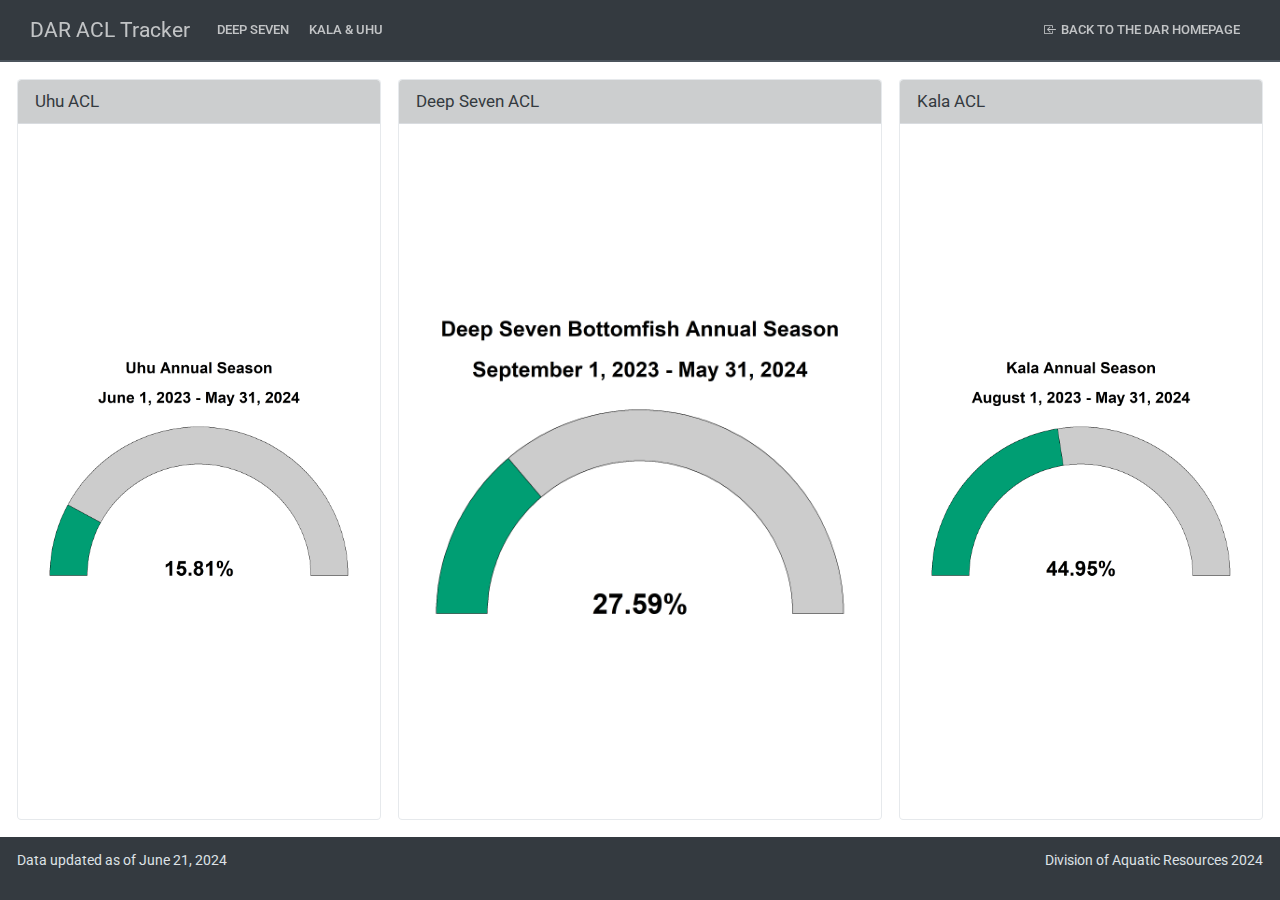
<file: index.html>
<!DOCTYPE html>
<html xmlns="http://www.w3.org/1999/xhtml" lang="en" xml:lang="en"><head>

<meta charset="utf-8">
<meta name="generator" content="quarto-1.5.45">

<meta name="viewport" content="width=device-width, initial-scale=1.0, user-scalable=yes">


<title>DAR ACL Tracker</title>
<style>
code{white-space: pre-wrap;}
span.smallcaps{font-variant: small-caps;}
div.columns{display: flex; gap: min(4vw, 1.5em);}
div.column{flex: auto; overflow-x: auto;}
div.hanging-indent{margin-left: 1.5em; text-indent: -1.5em;}
ul.task-list{list-style: none;}
ul.task-list li input[type="checkbox"] {
  width: 0.8em;
  margin: 0 0.8em 0.2em -1em; /* quarto-specific, see https://github.com/quarto-dev/quarto-cli/issues/4556 */ 
  vertical-align: middle;
}
</style>


<script src="site_libs/quarto-nav/quarto-nav.js"></script>
<script src="site_libs/quarto-nav/headroom.min.js"></script>
<script src="site_libs/clipboard/clipboard.min.js"></script>
<script src="site_libs/quarto-html/quarto.js"></script>
<script src="site_libs/quarto-html/popper.min.js"></script>
<script src="site_libs/quarto-html/tippy.umd.min.js"></script>
<script src="site_libs/quarto-html/anchor.min.js"></script>
<link href="site_libs/quarto-html/tippy.css" rel="stylesheet">
<link href="site_libs/quarto-html/quarto-syntax-highlighting.css" rel="stylesheet" id="quarto-text-highlighting-styles">
<script src="site_libs/bootstrap/bootstrap.min.js"></script>
<link href="site_libs/bootstrap/bootstrap-icons.css" rel="stylesheet">
<link href="site_libs/bootstrap/bootstrap.min.css" rel="stylesheet" id="quarto-bootstrap" data-mode="light">
<script src="site_libs/quarto-dashboard/quarto-dashboard.js"></script>
<script src="site_libs/quarto-dashboard/stickythead.js"></script>
<script src="site_libs/quarto-dashboard/datatables.min.js" kdttablesentinel="true"></script>
<script src="site_libs/quarto-dashboard/pdfmake.min.js" kdttablesentinel="true"></script>
<script src="site_libs/quarto-dashboard/vfs_fonts.js" kdttablesentinel="true"></script>
<script src="site_libs/quarto-dashboard/web-components.js" type="module"></script>
<script src="site_libs/quarto-dashboard/components.js"></script>
<link href="site_libs/quarto-dashboard/datatables.min.css" rel="stylesheet" kdttablesentinel="true">
<script id="quarto-search-options" type="application/json">{
  "language": {
    "search-no-results-text": "No results",
    "search-matching-documents-text": "matching documents",
    "search-copy-link-title": "Copy link to search",
    "search-hide-matches-text": "Hide additional matches",
    "search-more-match-text": "more match in this document",
    "search-more-matches-text": "more matches in this document",
    "search-clear-button-title": "Clear",
    "search-text-placeholder": "",
    "search-detached-cancel-button-title": "Cancel",
    "search-submit-button-title": "Submit",
    "search-label": "Search"
  }
}</script>


</head>

<body class="quarto-dashboard nav-fixed fullcontent">


<div id="quarto-search-results"></div>
  <header id="quarto-header" class="headroom fixed-top">
    <nav class="navbar navbar-expand-lg " data-bs-theme="dark">
      <div class="navbar-container container-fluid">
      <div class="navbar-brand-container mx-auto">
    <a class="navbar-brand" href="./index.html">
    <span class="navbar-title">DAR ACL Tracker</span>
    </a>
  </div>
          <button class="navbar-toggler" type="button" data-bs-toggle="collapse" data-bs-target="#navbarCollapse" aria-controls="navbarCollapse" role="menu" aria-expanded="false" aria-label="Toggle navigation" onclick="if (window.quartoToggleHeadroom) { window.quartoToggleHeadroom(); }">
  <span class="navbar-toggler-icon"></span>
</button>
          <div class="collapse navbar-collapse" id="navbarCollapse">
            <ul class="navbar-nav navbar-nav-scroll me-auto">
  <li class="nav-item">
    <a class="nav-link" href="./deep_seven_dashboard.html"> 
<span class="menu-text">Deep Seven</span></a>
  </li>  
  <li class="nav-item">
    <a class="nav-link" href="./kala_uhu_dashboard.html"> 
<span class="menu-text">Kala &amp; Uhu</span></a>
  </li>  
</ul>
            <ul class="navbar-nav navbar-nav-scroll ms-auto">
  <li class="nav-item">
    <a class="nav-link" href="https://dlnr.hawaii.gov/dar/"> <i class="bi bi-box-arrow-in-left" role="img">
</i> 
<span class="menu-text">Back to the DAR Homepage</span></a>
  </li>  
</ul>
          </div> <!-- /navcollapse -->
            <div class="quarto-navbar-tools">
</div>
      </div> <!-- /container-fluid -->
    </nav>
<header id="quarto-dashboard-header">
<nav class="navbar navbar-expand-md slim" data-bs-theme="dark">
  <div class="navbar-container container-fluid">
    <button class="navbar-toggler hidden" type="button" data-bs-toggle="collapse" data-bs-target="#dashboard-collapse" aria-controls="dashboard-collapse" aria-expanded="false" aria-label="Toggle navigation">
      <span class="navbar-toggler-icon"></span>
    </button>    


</div></nav>
</header></header>
<!-- content -->
<div id="quarto-content" class="quarto-container page-layout-custom page-navbar quarto-dashboard-content bslib-gap-spacing html-fill-container dashboard-scrolling">
<!-- sidebar -->
<!-- margin-sidebar -->
<!-- main -->

<style class="bslib-grid-item html-fill-item">
  body {
  background-image: url('https://dlnr.hawaii.gov/dar/files/2014/04/bg.jpg');
  background-size: cover;
  background-repeat: no-repeat;
  background-attachment: fixed !important;
}
  
</style>
<div class="bslib-grid-item html-fill-item bslib-grid" data-layout="flow" style="display: grid; grid-template-rows: minmax(3em, 40fr); grid-auto-columns: minmax(0, 1fr);">
<div class="bslib-grid" style="display: grid; grid-template-columns: minmax(3em, 30fr) minmax(3em, 40fr) minmax(3em, 30fr);
grid-auto-rows: minmax(0, 1fr);">
<div class="bslib-grid" style="display: grid; grid-template-rows: minmax(3em, 1fr); grid-auto-columns: minmax(0, 1fr);">
<div class="card cell bslib-card html-fill-container" data-title="Uhu ACL" data-bslib-card-init="" data-require-bs-caller="card()" data-full-screen="false">
<div class="card-header"><div class="card-title">Uhu ACL</div></div>
<div class="card-body html-fill-item html-fill-container">
<div class="cell-output-display html-fill-item html-fill-container">
<img src="index_files/figure-html/uhu-gauge-plot-home-1.png" class="img-fluid quarto-dashboard-img-contain">
</div>
</div>
<bslib-tooltip placement="auto" bsoptions="[]" data-require-bs-version="5" data-require-bs-caller="tooltip()">
    <template>Expand</template>
    <span class="bslib-full-screen-enter badge rounded-pill">
        <svg xmlns="http://www.w3.org/2000/svg" viewbox="0 0 24 24" style="height:1em;width:1em;" aria-hidden="true" role="img"><path d="M20 5C20 4.4 19.6 4 19 4H13C12.4 4 12 3.6 12 3C12 2.4 12.4 2 13 2H21C21.6 2 22 2.4 22 3V11C22 11.6 21.6 12 21 12C20.4 12 20 11.6 20 11V5ZM4 19C4 19.6 4.4 20 5 20H11C11.6 20 12 20.4 12 21C12 21.6 11.6 22 11 22H3C2.4 22 2 21.6 2 21V13C2 12.4 2.4 12 3 12C3.6 12 4 12.4 4 13V19Z"></path></svg>
    </span>
</bslib-tooltip><script data-bslib-card-init="">bslib.Card.initializeAllCards();</script></div>
</div><div class="bslib-grid" style="display: grid; grid-template-rows: minmax(3em, 1fr); grid-auto-columns: minmax(0, 1fr);">
<div class="card cell bslib-card html-fill-container" data-title="Deep Seven ACL" data-bslib-card-init="" data-require-bs-caller="card()" data-full-screen="false">
<div class="card-header"><div class="card-title">Deep Seven ACL</div></div>
<div class="card-body html-fill-item html-fill-container">
<div class="cell-output-display html-fill-item html-fill-container">
<img src="index_files/figure-html/acl-gauge-plot-home-1.png" class="img-fluid quarto-dashboard-img-contain">
</div>
</div>
<bslib-tooltip placement="auto" bsoptions="[]" data-require-bs-version="5" data-require-bs-caller="tooltip()">
    <template>Expand</template>
    <span class="bslib-full-screen-enter badge rounded-pill">
        <svg xmlns="http://www.w3.org/2000/svg" viewbox="0 0 24 24" style="height:1em;width:1em;" aria-hidden="true" role="img"><path d="M20 5C20 4.4 19.6 4 19 4H13C12.4 4 12 3.6 12 3C12 2.4 12.4 2 13 2H21C21.6 2 22 2.4 22 3V11C22 11.6 21.6 12 21 12C20.4 12 20 11.6 20 11V5ZM4 19C4 19.6 4.4 20 5 20H11C11.6 20 12 20.4 12 21C12 21.6 11.6 22 11 22H3C2.4 22 2 21.6 2 21V13C2 12.4 2.4 12 3 12C3.6 12 4 12.4 4 13V19Z"></path></svg>
    </span>
</bslib-tooltip><script data-bslib-card-init="">bslib.Card.initializeAllCards();</script></div>
</div><div class="bslib-grid" style="display: grid; grid-template-rows: minmax(3em, 1fr); grid-auto-columns: minmax(0, 1fr);">
<div class="card cell bslib-card html-fill-container" data-title="Kala ACL" data-bslib-card-init="" data-require-bs-caller="card()" data-full-screen="false">
<div class="card-header"><div class="card-title">Kala ACL</div></div>
<div class="card-body html-fill-item html-fill-container">
<div class="cell-output-display html-fill-item html-fill-container">
<img src="index_files/figure-html/kala-gauge-plot-home-1.png" class="img-fluid quarto-dashboard-img-contain">
</div>
</div>
<bslib-tooltip placement="auto" bsoptions="[]" data-require-bs-version="5" data-require-bs-caller="tooltip()">
    <template>Expand</template>
    <span class="bslib-full-screen-enter badge rounded-pill">
        <svg xmlns="http://www.w3.org/2000/svg" viewbox="0 0 24 24" style="height:1em;width:1em;" aria-hidden="true" role="img"><path d="M20 5C20 4.4 19.6 4 19 4H13C12.4 4 12 3.6 12 3C12 2.4 12.4 2 13 2H21C21.6 2 22 2.4 22 3V11C22 11.6 21.6 12 21 12C20.4 12 20 11.6 20 11V5ZM4 19C4 19.6 4.4 20 5 20H11C11.6 20 12 20.4 12 21C12 21.6 11.6 22 11 22H3C2.4 22 2 21.6 2 21V13C2 12.4 2.4 12 3 12C3.6 12 4 12.4 4 13V19Z"></path></svg>
    </span>
</bslib-tooltip><script data-bslib-card-init="">bslib.Card.initializeAllCards();</script></div>


<div id="3ade8a4a-fb1d-4a6c-8409-ac45482d5fc9" class="hidden">

</div>
</div>
</div>
</div>


<script id="quarto-html-after-body" type="application/javascript">
window.document.addEventListener("DOMContentLoaded", function (event) {
  const toggleBodyColorMode = (bsSheetEl) => {
    const mode = bsSheetEl.getAttribute("data-mode");
    const bodyEl = window.document.querySelector("body");
    if (mode === "dark") {
      bodyEl.classList.add("quarto-dark");
      bodyEl.classList.remove("quarto-light");
    } else {
      bodyEl.classList.add("quarto-light");
      bodyEl.classList.remove("quarto-dark");
    }
  }
  const toggleBodyColorPrimary = () => {
    const bsSheetEl = window.document.querySelector("link#quarto-bootstrap");
    if (bsSheetEl) {
      toggleBodyColorMode(bsSheetEl);
    }
  }
  toggleBodyColorPrimary();  
  const icon = "";
  const anchorJS = new window.AnchorJS();
  anchorJS.options = {
    placement: 'right',
    icon: icon
  };
  anchorJS.add('.anchored');
  const isCodeAnnotation = (el) => {
    for (const clz of el.classList) {
      if (clz.startsWith('code-annotation-')) {                     
        return true;
      }
    }
    return false;
  }
  const onCopySuccess = function(e) {
    // button target
    const button = e.trigger;
    // don't keep focus
    button.blur();
    // flash "checked"
    button.classList.add('code-copy-button-checked');
    var currentTitle = button.getAttribute("title");
    button.setAttribute("title", "Copied!");
    let tooltip;
    if (window.bootstrap) {
      button.setAttribute("data-bs-toggle", "tooltip");
      button.setAttribute("data-bs-placement", "left");
      button.setAttribute("data-bs-title", "Copied!");
      tooltip = new bootstrap.Tooltip(button, 
        { trigger: "manual", 
          customClass: "code-copy-button-tooltip",
          offset: [0, -8]});
      tooltip.show();    
    }
    setTimeout(function() {
      if (tooltip) {
        tooltip.hide();
        button.removeAttribute("data-bs-title");
        button.removeAttribute("data-bs-toggle");
        button.removeAttribute("data-bs-placement");
      }
      button.setAttribute("title", currentTitle);
      button.classList.remove('code-copy-button-checked');
    }, 1000);
    // clear code selection
    e.clearSelection();
  }
  const getTextToCopy = function(trigger) {
      const codeEl = trigger.previousElementSibling.cloneNode(true);
      for (const childEl of codeEl.children) {
        if (isCodeAnnotation(childEl)) {
          childEl.remove();
        }
      }
      return codeEl.innerText;
  }
  const clipboard = new window.ClipboardJS('.code-copy-button:not([data-in-quarto-modal])', {
    text: getTextToCopy
  });
  clipboard.on('success', onCopySuccess);
  if (window.document.getElementById('quarto-embedded-source-code-modal')) {
    // For code content inside modals, clipBoardJS needs to be initialized with a container option
    // TODO: Check when it could be a function (https://github.com/zenorocha/clipboard.js/issues/860)
    const clipboardModal = new window.ClipboardJS('.code-copy-button[data-in-quarto-modal]', {
      text: getTextToCopy,
      container: window.document.getElementById('quarto-embedded-source-code-modal')
    });
    clipboardModal.on('success', onCopySuccess);
  }
    var localhostRegex = new RegExp(/^(?:http|https):\/\/localhost\:?[0-9]*\//);
    var mailtoRegex = new RegExp(/^mailto:/);
      var filterRegex = new RegExp('/' + window.location.host + '/');
    var isInternal = (href) => {
        return filterRegex.test(href) || localhostRegex.test(href) || mailtoRegex.test(href);
    }
    // Inspect non-navigation links and adorn them if external
 	var links = window.document.querySelectorAll('a[href]:not(.nav-link):not(.navbar-brand):not(.toc-action):not(.sidebar-link):not(.sidebar-item-toggle):not(.pagination-link):not(.no-external):not([aria-hidden]):not(.dropdown-item):not(.quarto-navigation-tool):not(.about-link)');
    for (var i=0; i<links.length; i++) {
      const link = links[i];
      if (!isInternal(link.href)) {
        // undo the damage that might have been done by quarto-nav.js in the case of
        // links that we want to consider external
        if (link.dataset.originalHref !== undefined) {
          link.href = link.dataset.originalHref;
        }
      }
    }
  function tippyHover(el, contentFn, onTriggerFn, onUntriggerFn) {
    const config = {
      allowHTML: true,
      maxWidth: 500,
      delay: 100,
      arrow: false,
      appendTo: function(el) {
          return el.parentElement;
      },
      interactive: true,
      interactiveBorder: 10,
      theme: 'quarto',
      placement: 'bottom-start',
    };
    if (contentFn) {
      config.content = contentFn;
    }
    if (onTriggerFn) {
      config.onTrigger = onTriggerFn;
    }
    if (onUntriggerFn) {
      config.onUntrigger = onUntriggerFn;
    }
    window.tippy(el, config); 
  }
  const noterefs = window.document.querySelectorAll('a[role="doc-noteref"]');
  for (var i=0; i<noterefs.length; i++) {
    const ref = noterefs[i];
    tippyHover(ref, function() {
      // use id or data attribute instead here
      let href = ref.getAttribute('data-footnote-href') || ref.getAttribute('href');
      try { href = new URL(href).hash; } catch {}
      const id = href.replace(/^#\/?/, "");
      const note = window.document.getElementById(id);
      if (note) {
        return note.innerHTML;
      } else {
        return "";
      }
    });
  }
  const xrefs = window.document.querySelectorAll('a.quarto-xref');
  const processXRef = (id, note) => {
    // Strip column container classes
    const stripColumnClz = (el) => {
      el.classList.remove("page-full", "page-columns");
      if (el.children) {
        for (const child of el.children) {
          stripColumnClz(child);
        }
      }
    }
    stripColumnClz(note)
    if (id === null || id.startsWith('sec-')) {
      // Special case sections, only their first couple elements
      const container = document.createElement("div");
      if (note.children && note.children.length > 2) {
        container.appendChild(note.children[0].cloneNode(true));
        for (let i = 1; i < note.children.length; i++) {
          const child = note.children[i];
          if (child.tagName === "P" && child.innerText === "") {
            continue;
          } else {
            container.appendChild(child.cloneNode(true));
            break;
          }
        }
        if (window.Quarto?.typesetMath) {
          window.Quarto.typesetMath(container);
        }
        return container.innerHTML
      } else {
        if (window.Quarto?.typesetMath) {
          window.Quarto.typesetMath(note);
        }
        return note.innerHTML;
      }
    } else {
      // Remove any anchor links if they are present
      const anchorLink = note.querySelector('a.anchorjs-link');
      if (anchorLink) {
        anchorLink.remove();
      }
      if (window.Quarto?.typesetMath) {
        window.Quarto.typesetMath(note);
      }
      // TODO in 1.5, we should make sure this works without a callout special case
      if (note.classList.contains("callout")) {
        return note.outerHTML;
      } else {
        return note.innerHTML;
      }
    }
  }
  for (var i=0; i<xrefs.length; i++) {
    const xref = xrefs[i];
    tippyHover(xref, undefined, function(instance) {
      instance.disable();
      let url = xref.getAttribute('href');
      let hash = undefined; 
      if (url.startsWith('#')) {
        hash = url;
      } else {
        try { hash = new URL(url).hash; } catch {}
      }
      if (hash) {
        const id = hash.replace(/^#\/?/, "");
        const note = window.document.getElementById(id);
        if (note !== null) {
          try {
            const html = processXRef(id, note.cloneNode(true));
            instance.setContent(html);
          } finally {
            instance.enable();
            instance.show();
          }
        } else {
          // See if we can fetch this
          fetch(url.split('#')[0])
          .then(res => res.text())
          .then(html => {
            const parser = new DOMParser();
            const htmlDoc = parser.parseFromString(html, "text/html");
            const note = htmlDoc.getElementById(id);
            if (note !== null) {
              const html = processXRef(id, note);
              instance.setContent(html);
            } 
          }).finally(() => {
            instance.enable();
            instance.show();
          });
        }
      } else {
        // See if we can fetch a full url (with no hash to target)
        // This is a special case and we should probably do some content thinning / targeting
        fetch(url)
        .then(res => res.text())
        .then(html => {
          const parser = new DOMParser();
          const htmlDoc = parser.parseFromString(html, "text/html");
          const note = htmlDoc.querySelector('main.content');
          if (note !== null) {
            // This should only happen for chapter cross references
            // (since there is no id in the URL)
            // remove the first header
            if (note.children.length > 0 && note.children[0].tagName === "HEADER") {
              note.children[0].remove();
            }
            const html = processXRef(null, note);
            instance.setContent(html);
          } 
        }).finally(() => {
          instance.enable();
          instance.show();
        });
      }
    }, function(instance) {
    });
  }
      let selectedAnnoteEl;
      const selectorForAnnotation = ( cell, annotation) => {
        let cellAttr = 'data-code-cell="' + cell + '"';
        let lineAttr = 'data-code-annotation="' +  annotation + '"';
        const selector = 'span[' + cellAttr + '][' + lineAttr + ']';
        return selector;
      }
      const selectCodeLines = (annoteEl) => {
        const doc = window.document;
        const targetCell = annoteEl.getAttribute("data-target-cell");
        const targetAnnotation = annoteEl.getAttribute("data-target-annotation");
        const annoteSpan = window.document.querySelector(selectorForAnnotation(targetCell, targetAnnotation));
        const lines = annoteSpan.getAttribute("data-code-lines").split(",");
        const lineIds = lines.map((line) => {
          return targetCell + "-" + line;
        })
        let top = null;
        let height = null;
        let parent = null;
        if (lineIds.length > 0) {
            //compute the position of the single el (top and bottom and make a div)
            const el = window.document.getElementById(lineIds[0]);
            top = el.offsetTop;
            height = el.offsetHeight;
            parent = el.parentElement.parentElement;
          if (lineIds.length > 1) {
            const lastEl = window.document.getElementById(lineIds[lineIds.length - 1]);
            const bottom = lastEl.offsetTop + lastEl.offsetHeight;
            height = bottom - top;
          }
          if (top !== null && height !== null && parent !== null) {
            // cook up a div (if necessary) and position it 
            let div = window.document.getElementById("code-annotation-line-highlight");
            if (div === null) {
              div = window.document.createElement("div");
              div.setAttribute("id", "code-annotation-line-highlight");
              div.style.position = 'absolute';
              parent.appendChild(div);
            }
            div.style.top = top - 2 + "px";
            div.style.height = height + 4 + "px";
            div.style.left = 0;
            let gutterDiv = window.document.getElementById("code-annotation-line-highlight-gutter");
            if (gutterDiv === null) {
              gutterDiv = window.document.createElement("div");
              gutterDiv.setAttribute("id", "code-annotation-line-highlight-gutter");
              gutterDiv.style.position = 'absolute';
              const codeCell = window.document.getElementById(targetCell);
              const gutter = codeCell.querySelector('.code-annotation-gutter');
              gutter.appendChild(gutterDiv);
            }
            gutterDiv.style.top = top - 2 + "px";
            gutterDiv.style.height = height + 4 + "px";
          }
          selectedAnnoteEl = annoteEl;
        }
      };
      const unselectCodeLines = () => {
        const elementsIds = ["code-annotation-line-highlight", "code-annotation-line-highlight-gutter"];
        elementsIds.forEach((elId) => {
          const div = window.document.getElementById(elId);
          if (div) {
            div.remove();
          }
        });
        selectedAnnoteEl = undefined;
      };
        // Handle positioning of the toggle
    window.addEventListener(
      "resize",
      throttle(() => {
        elRect = undefined;
        if (selectedAnnoteEl) {
          selectCodeLines(selectedAnnoteEl);
        }
      }, 10)
    );
    function throttle(fn, ms) {
    let throttle = false;
    let timer;
      return (...args) => {
        if(!throttle) { // first call gets through
            fn.apply(this, args);
            throttle = true;
        } else { // all the others get throttled
            if(timer) clearTimeout(timer); // cancel #2
            timer = setTimeout(() => {
              fn.apply(this, args);
              timer = throttle = false;
            }, ms);
        }
      };
    }
      // Attach click handler to the DT
      const annoteDls = window.document.querySelectorAll('dt[data-target-cell]');
      for (const annoteDlNode of annoteDls) {
        annoteDlNode.addEventListener('click', (event) => {
          const clickedEl = event.target;
          if (clickedEl !== selectedAnnoteEl) {
            unselectCodeLines();
            const activeEl = window.document.querySelector('dt[data-target-cell].code-annotation-active');
            if (activeEl) {
              activeEl.classList.remove('code-annotation-active');
            }
            selectCodeLines(clickedEl);
            clickedEl.classList.add('code-annotation-active');
          } else {
            // Unselect the line
            unselectCodeLines();
            clickedEl.classList.remove('code-annotation-active');
          }
        });
      }
  const findCites = (el) => {
    const parentEl = el.parentElement;
    if (parentEl) {
      const cites = parentEl.dataset.cites;
      if (cites) {
        return {
          el,
          cites: cites.split(' ')
        };
      } else {
        return findCites(el.parentElement)
      }
    } else {
      return undefined;
    }
  };
  var bibliorefs = window.document.querySelectorAll('a[role="doc-biblioref"]');
  for (var i=0; i<bibliorefs.length; i++) {
    const ref = bibliorefs[i];
    const citeInfo = findCites(ref);
    if (citeInfo) {
      tippyHover(citeInfo.el, function() {
        var popup = window.document.createElement('div');
        citeInfo.cites.forEach(function(cite) {
          var citeDiv = window.document.createElement('div');
          citeDiv.classList.add('hanging-indent');
          citeDiv.classList.add('csl-entry');
          var biblioDiv = window.document.getElementById('ref-' + cite);
          if (biblioDiv) {
            citeDiv.innerHTML = biblioDiv.innerHTML;
          }
          popup.appendChild(citeDiv);
        });
        return popup.innerHTML;
      });
    }
  }
});
</script>
</div> <!-- /content -->
<footer class="footer">
  <div class="nav-footer">
    <div class="nav-footer-left">
      <ul class="footer-items list-unstyled">
    <li class="nav-item">
 Data updated as of June 21, 2024
  </li>  
</ul>
    </div>   
    <div class="nav-footer-center">
      &nbsp;
    </div>
    <div class="nav-footer-right">
      <ul class="footer-items list-unstyled">
    <li class="nav-item">
 Division of Aquatic Resources 2024
  </li>  
</ul>
    </div>
  </div>
</footer>

<script type="application/javascript">
window.document.addEventListener("DOMContentLoaded", function (_event) {
  if (window.bslib.Card) {
    window.bslib.Card.initializeAllCards();
  }
}); 
</script>
  



</body></html>
</file>
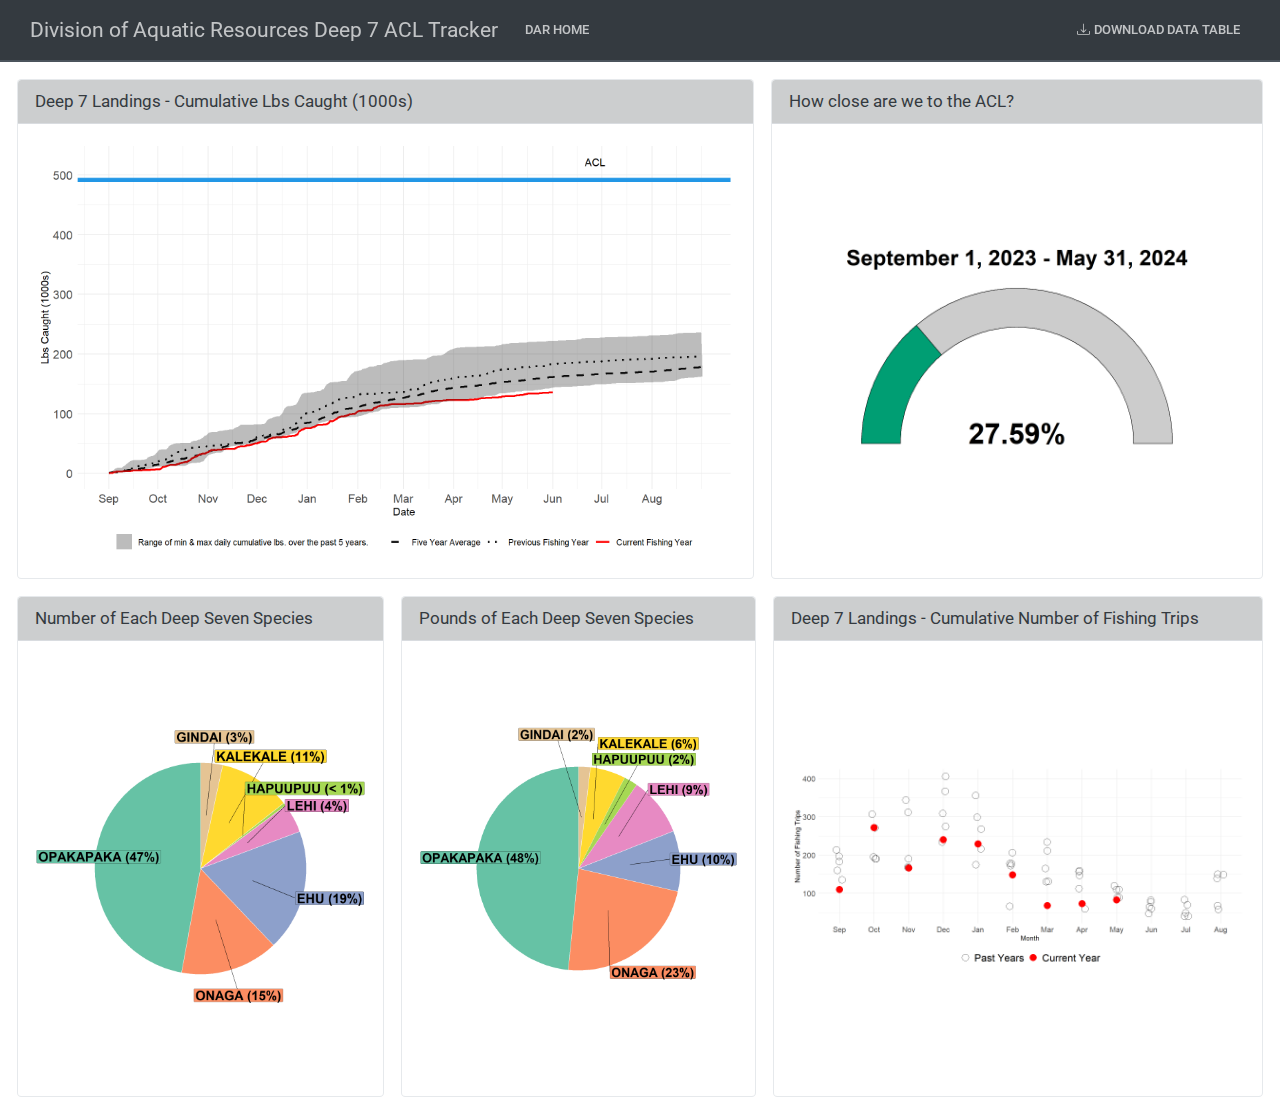
<file: deep_seven_dashboard.html>
<!DOCTYPE html>
<html xmlns="http://www.w3.org/1999/xhtml" lang="en" xml:lang="en"><head>

<meta charset="utf-8">
<meta name="generator" content="quarto-1.4.553">

<meta name="viewport" content="width=device-width, initial-scale=1.0, user-scalable=yes">


<title>Division of Aquatic Resources Deep 7 ACL Tracker</title>
<style>
code{white-space: pre-wrap;}
span.smallcaps{font-variant: small-caps;}
div.columns{display: flex; gap: min(4vw, 1.5em);}
div.column{flex: auto; overflow-x: auto;}
div.hanging-indent{margin-left: 1.5em; text-indent: -1.5em;}
ul.task-list{list-style: none;}
ul.task-list li input[type="checkbox"] {
  width: 0.8em;
  margin: 0 0.8em 0.2em -1em; /* quarto-specific, see https://github.com/quarto-dev/quarto-cli/issues/4556 */ 
  vertical-align: middle;
}
</style>


<script src="site_libs/quarto-nav/quarto-nav.js"></script>
<script src="site_libs/quarto-nav/headroom.min.js"></script>
<script src="site_libs/clipboard/clipboard.min.js"></script>
<script src="site_libs/quarto-html/quarto.js"></script>
<script src="site_libs/quarto-html/popper.min.js"></script>
<script src="site_libs/quarto-html/tippy.umd.min.js"></script>
<script src="site_libs/quarto-html/anchor.min.js"></script>
<link href="site_libs/quarto-html/tippy.css" rel="stylesheet">
<link href="site_libs/quarto-html/quarto-syntax-highlighting.css" rel="stylesheet" id="quarto-text-highlighting-styles">
<script src="site_libs/bootstrap/bootstrap.min.js"></script>
<link href="site_libs/bootstrap/bootstrap-icons.css" rel="stylesheet">
<link href="site_libs/bootstrap/bootstrap.min.css" rel="stylesheet" id="quarto-bootstrap" data-mode="light">
<script src="site_libs/quarto-dashboard/quarto-dashboard.js"></script>
<script src="site_libs/quarto-dashboard/stickythead.js"></script>
<script src="site_libs/quarto-dashboard/datatables.min.js" kdttablesentinel="true"></script>
<script src="site_libs/quarto-dashboard/pdfmake.min.js" kdttablesentinel="true"></script>
<script src="site_libs/quarto-dashboard/vfs_fonts.js" kdttablesentinel="true"></script>
<script src="site_libs/quarto-dashboard/web-components.js" type="module"></script>
<script src="site_libs/quarto-dashboard/components.js"></script>
<link href="site_libs/quarto-dashboard/datatables.min.css" rel="stylesheet" kdttablesentinel="true">
<script id="quarto-search-options" type="application/json">{
  "language": {
    "search-no-results-text": "No results",
    "search-matching-documents-text": "matching documents",
    "search-copy-link-title": "Copy link to search",
    "search-hide-matches-text": "Hide additional matches",
    "search-more-match-text": "more match in this document",
    "search-more-matches-text": "more matches in this document",
    "search-clear-button-title": "Clear",
    "search-text-placeholder": "",
    "search-detached-cancel-button-title": "Cancel",
    "search-submit-button-title": "Submit",
    "search-label": "Search"
  }
}</script>


</head>

<body class="quarto-dashboard nav-fixed fullcontent">


<div id="quarto-search-results"></div>
  <header id="quarto-header" class="headroom fixed-top">
    <nav class="navbar navbar-expand-lg " data-bs-theme="dark">
      <div class="navbar-container container-fluid">
      <div class="navbar-brand-container mx-auto">
    <a class="navbar-brand" href="./index.html">
    <span class="navbar-title">Division of Aquatic Resources Deep 7 ACL Tracker</span>
    </a>
  </div>
          <button class="navbar-toggler" type="button" data-bs-toggle="collapse" data-bs-target="#navbarCollapse" aria-controls="navbarCollapse" aria-expanded="false" aria-label="Toggle navigation" onclick="if (window.quartoToggleHeadroom) { window.quartoToggleHeadroom(); }">
  <span class="navbar-toggler-icon"></span>
</button>
          <div class="collapse navbar-collapse" id="navbarCollapse">
            <ul class="navbar-nav navbar-nav-scroll me-auto">
  <li class="nav-item">
    <a class="nav-link" href="https://dlnr.hawaii.gov/dar/"> 
<span class="menu-text">DAR Home</span></a>
  </li>  
</ul>
            <ul class="navbar-nav navbar-nav-scroll ms-auto">
  <li class="nav-item">
    <a class="nav-link" href="./d7Table.pdf"> <i class="bi bi-download" role="img">
</i> 
<span class="menu-text">Download Data Table</span></a>
  </li>  
</ul>
          </div> <!-- /navcollapse -->
          <div class="quarto-navbar-tools">
</div>
      </div> <!-- /container-fluid -->
    </nav>
<header id="quarto-dashboard-header">
<nav class="navbar navbar-expand-md slim" data-bs-theme="dark">
  <div class="navbar-container container-fluid">
    <button class="navbar-toggler hidden" type="button" data-bs-toggle="collapse" data-bs-target="#dashboard-collapse" aria-controls="dashboard-collapse" aria-expanded="false" aria-label="Toggle navigation">
      <span class="navbar-toggler-icon"></span>
    </button>    


</div></nav>
</header></header>
<!-- content -->
<div id="quarto-content" class="quarto-container page-layout-custom page-navbar quarto-dashboard-content bslib-gap-spacing html-fill-container dashboard-scrolling">
<!-- sidebar -->
<!-- margin-sidebar -->
<!-- main -->

<style class="bslib-grid-item html-fill-item">
  body {
  background-image: url('https://dlnr.hawaii.gov/dar/files/2014/04/bg.jpg');
  background-size: cover;
  background-repeat: no-repeat;
  background-attachment: fixed !important;
}
  
</style>
<div class="bslib-grid-item html-fill-item bslib-grid" data-layout="flow" style="display: grid; grid-template-rows: minmax(3em, 40fr) minmax(3em, 40fr); grid-auto-columns: minmax(0, 1fr);">
<div class="bslib-grid" style="display: grid; grid-template-columns: minmax(3em, 60fr) minmax(3em, 40fr);
grid-auto-rows: minmax(0, 1fr);">
<div class="bslib-grid" style="display: grid; grid-template-rows: minmax(3em, 1fr); grid-auto-columns: minmax(0, 1fr);">
<div class="card cell bslib-card html-fill-container" data-title="Deep 7 Landings - Cumulative Lbs Caught (1000s)" data-bslib-card-init="" data-require-bs-caller="card()" data-full-screen="false">
<div class="card-header"><div class="card-title">Deep 7 Landings - Cumulative Lbs Caught (1000s)</div></div>
<div class="card-body html-fill-item html-fill-container">
<div class="cell-output-display html-fill-item html-fill-container">
<img src="deep_seven_dashboard_files/figure-html/acl-tracking-plot-1.png" class="img-fluid quarto-dashboard-img-contain">
</div>
</div>
<bslib-tooltip placement="auto" bsoptions="[]" data-require-bs-version="5" data-require-bs-caller="tooltip()">
    <template>Expand</template>
    <span class="bslib-full-screen-enter badge rounded-pill">
        <svg xmlns="http://www.w3.org/2000/svg" viewbox="0 0 24 24" style="height:1em;width:1em;" aria-hidden="true" role="img"><path d="M20 5C20 4.4 19.6 4 19 4H13C12.4 4 12 3.6 12 3C12 2.4 12.4 2 13 2H21C21.6 2 22 2.4 22 3V11C22 11.6 21.6 12 21 12C20.4 12 20 11.6 20 11V5ZM4 19C4 19.6 4.4 20 5 20H11C11.6 20 12 20.4 12 21C12 21.6 11.6 22 11 22H3C2.4 22 2 21.6 2 21V13C2 12.4 2.4 12 3 12C3.6 12 4 12.4 4 13V19Z"></path></svg>
    </span>
</bslib-tooltip><script data-bslib-card-init="">bslib.Card.initializeAllCards();</script></div>
</div><div class="bslib-grid" style="display: grid; grid-template-rows: minmax(3em, 1fr); grid-auto-columns: minmax(0, 1fr);">
<div class="card cell bslib-card html-fill-container" data-title="How close are we to the ACL?" data-bslib-card-init="" data-require-bs-caller="card()" data-full-screen="false">
<div class="card-header"><div class="card-title">How close are we to the ACL?</div></div>
<div class="card-body html-fill-item html-fill-container">
<div class="cell-output-display html-fill-item html-fill-container">
<img src="deep_seven_dashboard_files/figure-html/acl-gauge-plot-1.png" class="img-fluid quarto-dashboard-img-contain">
</div>
</div>
<bslib-tooltip placement="auto" bsoptions="[]" data-require-bs-version="5" data-require-bs-caller="tooltip()">
    <template>Expand</template>
    <span class="bslib-full-screen-enter badge rounded-pill">
        <svg xmlns="http://www.w3.org/2000/svg" viewbox="0 0 24 24" style="height:1em;width:1em;" aria-hidden="true" role="img"><path d="M20 5C20 4.4 19.6 4 19 4H13C12.4 4 12 3.6 12 3C12 2.4 12.4 2 13 2H21C21.6 2 22 2.4 22 3V11C22 11.6 21.6 12 21 12C20.4 12 20 11.6 20 11V5ZM4 19C4 19.6 4.4 20 5 20H11C11.6 20 12 20.4 12 21C12 21.6 11.6 22 11 22H3C2.4 22 2 21.6 2 21V13C2 12.4 2.4 12 3 12C3.6 12 4 12.4 4 13V19Z"></path></svg>
    </span>
</bslib-tooltip><script data-bslib-card-init="">bslib.Card.initializeAllCards();</script></div>
</div>
</div>
<div class="bslib-grid" style="display: grid; grid-template-columns: minmax(3em, 30fr) minmax(3em, 29fr) minmax(3em, 40fr);
grid-auto-rows: minmax(0, 1fr);">
<div class="bslib-grid" style="display: grid; grid-template-rows: minmax(3em, 1fr); grid-auto-columns: minmax(0, 1fr);">
<div class="card cell bslib-card html-fill-container" data-title="Number of Each Deep Seven Species" data-bslib-card-init="" data-require-bs-caller="card()" data-full-screen="false">
<div class="card-header"><div class="card-title">Number of Each Deep Seven Species</div></div>
<div class="card-body html-fill-item html-fill-container">
<div class="cell-output-display html-fill-item html-fill-container">
<img src="deep_seven_dashboard_files/figure-html/deep-seven-number-pie-1.png" class="img-fluid quarto-dashboard-img-contain">
</div>
</div>
<bslib-tooltip placement="auto" bsoptions="[]" data-require-bs-version="5" data-require-bs-caller="tooltip()">
    <template>Expand</template>
    <span class="bslib-full-screen-enter badge rounded-pill">
        <svg xmlns="http://www.w3.org/2000/svg" viewbox="0 0 24 24" style="height:1em;width:1em;" aria-hidden="true" role="img"><path d="M20 5C20 4.4 19.6 4 19 4H13C12.4 4 12 3.6 12 3C12 2.4 12.4 2 13 2H21C21.6 2 22 2.4 22 3V11C22 11.6 21.6 12 21 12C20.4 12 20 11.6 20 11V5ZM4 19C4 19.6 4.4 20 5 20H11C11.6 20 12 20.4 12 21C12 21.6 11.6 22 11 22H3C2.4 22 2 21.6 2 21V13C2 12.4 2.4 12 3 12C3.6 12 4 12.4 4 13V19Z"></path></svg>
    </span>
</bslib-tooltip><script data-bslib-card-init="">bslib.Card.initializeAllCards();</script></div>
</div><div class="bslib-grid" style="display: grid; grid-template-rows: minmax(3em, 1fr); grid-auto-columns: minmax(0, 1fr);">
<div class="card cell bslib-card html-fill-container" data-title="Pounds of Each Deep Seven Species" data-bslib-card-init="" data-require-bs-caller="card()" data-full-screen="false">
<div class="card-header"><div class="card-title">Pounds of Each Deep Seven Species</div></div>
<div class="card-body html-fill-item html-fill-container">
<div class="cell-output-display html-fill-item html-fill-container">
<img src="deep_seven_dashboard_files/figure-html/deep-seven-lbs-pie-1.png" class="img-fluid quarto-dashboard-img-contain">
</div>
</div>
<bslib-tooltip placement="auto" bsoptions="[]" data-require-bs-version="5" data-require-bs-caller="tooltip()">
    <template>Expand</template>
    <span class="bslib-full-screen-enter badge rounded-pill">
        <svg xmlns="http://www.w3.org/2000/svg" viewbox="0 0 24 24" style="height:1em;width:1em;" aria-hidden="true" role="img"><path d="M20 5C20 4.4 19.6 4 19 4H13C12.4 4 12 3.6 12 3C12 2.4 12.4 2 13 2H21C21.6 2 22 2.4 22 3V11C22 11.6 21.6 12 21 12C20.4 12 20 11.6 20 11V5ZM4 19C4 19.6 4.4 20 5 20H11C11.6 20 12 20.4 12 21C12 21.6 11.6 22 11 22H3C2.4 22 2 21.6 2 21V13C2 12.4 2.4 12 3 12C3.6 12 4 12.4 4 13V19Z"></path></svg>
    </span>
</bslib-tooltip><script data-bslib-card-init="">bslib.Card.initializeAllCards();</script></div>
</div><div class="bslib-grid" style="display: grid; grid-template-rows: minmax(3em, 1fr); grid-auto-columns: minmax(0, 1fr);">
<div class="card cell bslib-card html-fill-container" data-title="Deep 7 Landings - Cumulative Number of Fishing Trips" data-bslib-card-init="" data-require-bs-caller="card()" data-full-screen="false">
<div class="card-header"><div class="card-title">Deep 7 Landings - Cumulative Number of Fishing Trips</div></div>
<div class="card-body html-fill-item html-fill-container">
<div class="cell-output-display html-fill-item html-fill-container">
<img src="deep_seven_dashboard_files/figure-html/cum-trip-plot-1.png" class="img-fluid quarto-dashboard-img-contain">
</div>
</div>
<bslib-tooltip placement="auto" bsoptions="[]" data-require-bs-version="5" data-require-bs-caller="tooltip()">
    <template>Expand</template>
    <span class="bslib-full-screen-enter badge rounded-pill">
        <svg xmlns="http://www.w3.org/2000/svg" viewbox="0 0 24 24" style="height:1em;width:1em;" aria-hidden="true" role="img"><path d="M20 5C20 4.4 19.6 4 19 4H13C12.4 4 12 3.6 12 3C12 2.4 12.4 2 13 2H21C21.6 2 22 2.4 22 3V11C22 11.6 21.6 12 21 12C20.4 12 20 11.6 20 11V5ZM4 19C4 19.6 4.4 20 5 20H11C11.6 20 12 20.4 12 21C12 21.6 11.6 22 11 22H3C2.4 22 2 21.6 2 21V13C2 12.4 2.4 12 3 12C3.6 12 4 12.4 4 13V19Z"></path></svg>
    </span>
</bslib-tooltip><script data-bslib-card-init="">bslib.Card.initializeAllCards();</script></div>


<div id="3ade8a4a-fb1d-4a6c-8409-ac45482d5fc9" class="hidden">

</div>
</div>
</div>
</div>


<script id="quarto-html-after-body" type="application/javascript">
window.document.addEventListener("DOMContentLoaded", function (event) {
  const toggleBodyColorMode = (bsSheetEl) => {
    const mode = bsSheetEl.getAttribute("data-mode");
    const bodyEl = window.document.querySelector("body");
    if (mode === "dark") {
      bodyEl.classList.add("quarto-dark");
      bodyEl.classList.remove("quarto-light");
    } else {
      bodyEl.classList.add("quarto-light");
      bodyEl.classList.remove("quarto-dark");
    }
  }
  const toggleBodyColorPrimary = () => {
    const bsSheetEl = window.document.querySelector("link#quarto-bootstrap");
    if (bsSheetEl) {
      toggleBodyColorMode(bsSheetEl);
    }
  }
  toggleBodyColorPrimary();  
  const icon = "";
  const anchorJS = new window.AnchorJS();
  anchorJS.options = {
    placement: 'right',
    icon: icon
  };
  anchorJS.add('.anchored');
  const isCodeAnnotation = (el) => {
    for (const clz of el.classList) {
      if (clz.startsWith('code-annotation-')) {                     
        return true;
      }
    }
    return false;
  }
  const clipboard = new window.ClipboardJS('.code-copy-button', {
    text: function(trigger) {
      const codeEl = trigger.previousElementSibling.cloneNode(true);
      for (const childEl of codeEl.children) {
        if (isCodeAnnotation(childEl)) {
          childEl.remove();
        }
      }
      return codeEl.innerText;
    }
  });
  clipboard.on('success', function(e) {
    // button target
    const button = e.trigger;
    // don't keep focus
    button.blur();
    // flash "checked"
    button.classList.add('code-copy-button-checked');
    var currentTitle = button.getAttribute("title");
    button.setAttribute("title", "Copied!");
    let tooltip;
    if (window.bootstrap) {
      button.setAttribute("data-bs-toggle", "tooltip");
      button.setAttribute("data-bs-placement", "left");
      button.setAttribute("data-bs-title", "Copied!");
      tooltip = new bootstrap.Tooltip(button, 
        { trigger: "manual", 
          customClass: "code-copy-button-tooltip",
          offset: [0, -8]});
      tooltip.show();    
    }
    setTimeout(function() {
      if (tooltip) {
        tooltip.hide();
        button.removeAttribute("data-bs-title");
        button.removeAttribute("data-bs-toggle");
        button.removeAttribute("data-bs-placement");
      }
      button.setAttribute("title", currentTitle);
      button.classList.remove('code-copy-button-checked');
    }, 1000);
    // clear code selection
    e.clearSelection();
  });
    var localhostRegex = new RegExp(/^(?:http|https):\/\/localhost\:?[0-9]*\//);
    var mailtoRegex = new RegExp(/^mailto:/);
      var filterRegex = new RegExp('/' + window.location.host + '/');
    var isInternal = (href) => {
        return filterRegex.test(href) || localhostRegex.test(href) || mailtoRegex.test(href);
    }
    // Inspect non-navigation links and adorn them if external
 	var links = window.document.querySelectorAll('a[href]:not(.nav-link):not(.navbar-brand):not(.toc-action):not(.sidebar-link):not(.sidebar-item-toggle):not(.pagination-link):not(.no-external):not([aria-hidden]):not(.dropdown-item):not(.quarto-navigation-tool)');
    for (var i=0; i<links.length; i++) {
      const link = links[i];
      if (!isInternal(link.href)) {
        // undo the damage that might have been done by quarto-nav.js in the case of
        // links that we want to consider external
        if (link.dataset.originalHref !== undefined) {
          link.href = link.dataset.originalHref;
        }
      }
    }
  function tippyHover(el, contentFn, onTriggerFn, onUntriggerFn) {
    const config = {
      allowHTML: true,
      maxWidth: 500,
      delay: 100,
      arrow: false,
      appendTo: function(el) {
          return el.parentElement;
      },
      interactive: true,
      interactiveBorder: 10,
      theme: 'quarto',
      placement: 'bottom-start',
    };
    if (contentFn) {
      config.content = contentFn;
    }
    if (onTriggerFn) {
      config.onTrigger = onTriggerFn;
    }
    if (onUntriggerFn) {
      config.onUntrigger = onUntriggerFn;
    }
    window.tippy(el, config); 
  }
  const noterefs = window.document.querySelectorAll('a[role="doc-noteref"]');
  for (var i=0; i<noterefs.length; i++) {
    const ref = noterefs[i];
    tippyHover(ref, function() {
      // use id or data attribute instead here
      let href = ref.getAttribute('data-footnote-href') || ref.getAttribute('href');
      try { href = new URL(href).hash; } catch {}
      const id = href.replace(/^#\/?/, "");
      const note = window.document.getElementById(id);
      if (note) {
        return note.innerHTML;
      } else {
        return "";
      }
    });
  }
  const xrefs = window.document.querySelectorAll('a.quarto-xref');
  const processXRef = (id, note) => {
    // Strip column container classes
    const stripColumnClz = (el) => {
      el.classList.remove("page-full", "page-columns");
      if (el.children) {
        for (const child of el.children) {
          stripColumnClz(child);
        }
      }
    }
    stripColumnClz(note)
    if (id === null || id.startsWith('sec-')) {
      // Special case sections, only their first couple elements
      const container = document.createElement("div");
      if (note.children && note.children.length > 2) {
        container.appendChild(note.children[0].cloneNode(true));
        for (let i = 1; i < note.children.length; i++) {
          const child = note.children[i];
          if (child.tagName === "P" && child.innerText === "") {
            continue;
          } else {
            container.appendChild(child.cloneNode(true));
            break;
          }
        }
        if (window.Quarto?.typesetMath) {
          window.Quarto.typesetMath(container);
        }
        return container.innerHTML
      } else {
        if (window.Quarto?.typesetMath) {
          window.Quarto.typesetMath(note);
        }
        return note.innerHTML;
      }
    } else {
      // Remove any anchor links if they are present
      const anchorLink = note.querySelector('a.anchorjs-link');
      if (anchorLink) {
        anchorLink.remove();
      }
      if (window.Quarto?.typesetMath) {
        window.Quarto.typesetMath(note);
      }
      // TODO in 1.5, we should make sure this works without a callout special case
      if (note.classList.contains("callout")) {
        return note.outerHTML;
      } else {
        return note.innerHTML;
      }
    }
  }
  for (var i=0; i<xrefs.length; i++) {
    const xref = xrefs[i];
    tippyHover(xref, undefined, function(instance) {
      instance.disable();
      let url = xref.getAttribute('href');
      let hash = undefined; 
      if (url.startsWith('#')) {
        hash = url;
      } else {
        try { hash = new URL(url).hash; } catch {}
      }
      if (hash) {
        const id = hash.replace(/^#\/?/, "");
        const note = window.document.getElementById(id);
        if (note !== null) {
          try {
            const html = processXRef(id, note.cloneNode(true));
            instance.setContent(html);
          } finally {
            instance.enable();
            instance.show();
          }
        } else {
          // See if we can fetch this
          fetch(url.split('#')[0])
          .then(res => res.text())
          .then(html => {
            const parser = new DOMParser();
            const htmlDoc = parser.parseFromString(html, "text/html");
            const note = htmlDoc.getElementById(id);
            if (note !== null) {
              const html = processXRef(id, note);
              instance.setContent(html);
            } 
          }).finally(() => {
            instance.enable();
            instance.show();
          });
        }
      } else {
        // See if we can fetch a full url (with no hash to target)
        // This is a special case and we should probably do some content thinning / targeting
        fetch(url)
        .then(res => res.text())
        .then(html => {
          const parser = new DOMParser();
          const htmlDoc = parser.parseFromString(html, "text/html");
          const note = htmlDoc.querySelector('main.content');
          if (note !== null) {
            // This should only happen for chapter cross references
            // (since there is no id in the URL)
            // remove the first header
            if (note.children.length > 0 && note.children[0].tagName === "HEADER") {
              note.children[0].remove();
            }
            const html = processXRef(null, note);
            instance.setContent(html);
          } 
        }).finally(() => {
          instance.enable();
          instance.show();
        });
      }
    }, function(instance) {
    });
  }
      let selectedAnnoteEl;
      const selectorForAnnotation = ( cell, annotation) => {
        let cellAttr = 'data-code-cell="' + cell + '"';
        let lineAttr = 'data-code-annotation="' +  annotation + '"';
        const selector = 'span[' + cellAttr + '][' + lineAttr + ']';
        return selector;
      }
      const selectCodeLines = (annoteEl) => {
        const doc = window.document;
        const targetCell = annoteEl.getAttribute("data-target-cell");
        const targetAnnotation = annoteEl.getAttribute("data-target-annotation");
        const annoteSpan = window.document.querySelector(selectorForAnnotation(targetCell, targetAnnotation));
        const lines = annoteSpan.getAttribute("data-code-lines").split(",");
        const lineIds = lines.map((line) => {
          return targetCell + "-" + line;
        })
        let top = null;
        let height = null;
        let parent = null;
        if (lineIds.length > 0) {
            //compute the position of the single el (top and bottom and make a div)
            const el = window.document.getElementById(lineIds[0]);
            top = el.offsetTop;
            height = el.offsetHeight;
            parent = el.parentElement.parentElement;
          if (lineIds.length > 1) {
            const lastEl = window.document.getElementById(lineIds[lineIds.length - 1]);
            const bottom = lastEl.offsetTop + lastEl.offsetHeight;
            height = bottom - top;
          }
          if (top !== null && height !== null && parent !== null) {
            // cook up a div (if necessary) and position it 
            let div = window.document.getElementById("code-annotation-line-highlight");
            if (div === null) {
              div = window.document.createElement("div");
              div.setAttribute("id", "code-annotation-line-highlight");
              div.style.position = 'absolute';
              parent.appendChild(div);
            }
            div.style.top = top - 2 + "px";
            div.style.height = height + 4 + "px";
            div.style.left = 0;
            let gutterDiv = window.document.getElementById("code-annotation-line-highlight-gutter");
            if (gutterDiv === null) {
              gutterDiv = window.document.createElement("div");
              gutterDiv.setAttribute("id", "code-annotation-line-highlight-gutter");
              gutterDiv.style.position = 'absolute';
              const codeCell = window.document.getElementById(targetCell);
              const gutter = codeCell.querySelector('.code-annotation-gutter');
              gutter.appendChild(gutterDiv);
            }
            gutterDiv.style.top = top - 2 + "px";
            gutterDiv.style.height = height + 4 + "px";
          }
          selectedAnnoteEl = annoteEl;
        }
      };
      const unselectCodeLines = () => {
        const elementsIds = ["code-annotation-line-highlight", "code-annotation-line-highlight-gutter"];
        elementsIds.forEach((elId) => {
          const div = window.document.getElementById(elId);
          if (div) {
            div.remove();
          }
        });
        selectedAnnoteEl = undefined;
      };
        // Handle positioning of the toggle
    window.addEventListener(
      "resize",
      throttle(() => {
        elRect = undefined;
        if (selectedAnnoteEl) {
          selectCodeLines(selectedAnnoteEl);
        }
      }, 10)
    );
    function throttle(fn, ms) {
    let throttle = false;
    let timer;
      return (...args) => {
        if(!throttle) { // first call gets through
            fn.apply(this, args);
            throttle = true;
        } else { // all the others get throttled
            if(timer) clearTimeout(timer); // cancel #2
            timer = setTimeout(() => {
              fn.apply(this, args);
              timer = throttle = false;
            }, ms);
        }
      };
    }
      // Attach click handler to the DT
      const annoteDls = window.document.querySelectorAll('dt[data-target-cell]');
      for (const annoteDlNode of annoteDls) {
        annoteDlNode.addEventListener('click', (event) => {
          const clickedEl = event.target;
          if (clickedEl !== selectedAnnoteEl) {
            unselectCodeLines();
            const activeEl = window.document.querySelector('dt[data-target-cell].code-annotation-active');
            if (activeEl) {
              activeEl.classList.remove('code-annotation-active');
            }
            selectCodeLines(clickedEl);
            clickedEl.classList.add('code-annotation-active');
          } else {
            // Unselect the line
            unselectCodeLines();
            clickedEl.classList.remove('code-annotation-active');
          }
        });
      }
  const findCites = (el) => {
    const parentEl = el.parentElement;
    if (parentEl) {
      const cites = parentEl.dataset.cites;
      if (cites) {
        return {
          el,
          cites: cites.split(' ')
        };
      } else {
        return findCites(el.parentElement)
      }
    } else {
      return undefined;
    }
  };
  var bibliorefs = window.document.querySelectorAll('a[role="doc-biblioref"]');
  for (var i=0; i<bibliorefs.length; i++) {
    const ref = bibliorefs[i];
    const citeInfo = findCites(ref);
    if (citeInfo) {
      tippyHover(citeInfo.el, function() {
        var popup = window.document.createElement('div');
        citeInfo.cites.forEach(function(cite) {
          var citeDiv = window.document.createElement('div');
          citeDiv.classList.add('hanging-indent');
          citeDiv.classList.add('csl-entry');
          var biblioDiv = window.document.getElementById('ref-' + cite);
          if (biblioDiv) {
            citeDiv.innerHTML = biblioDiv.innerHTML;
          }
          popup.appendChild(citeDiv);
        });
        return popup.innerHTML;
      });
    }
  }
});
</script>
</div> <!-- /content -->

<script type="application/javascript">
window.document.addEventListener("DOMContentLoaded", function (_event) {
  if (window.bslib.Card) {
    window.bslib.Card.initializeAllCards();
  }
}); 
</script>
  



</body></html>
</file>
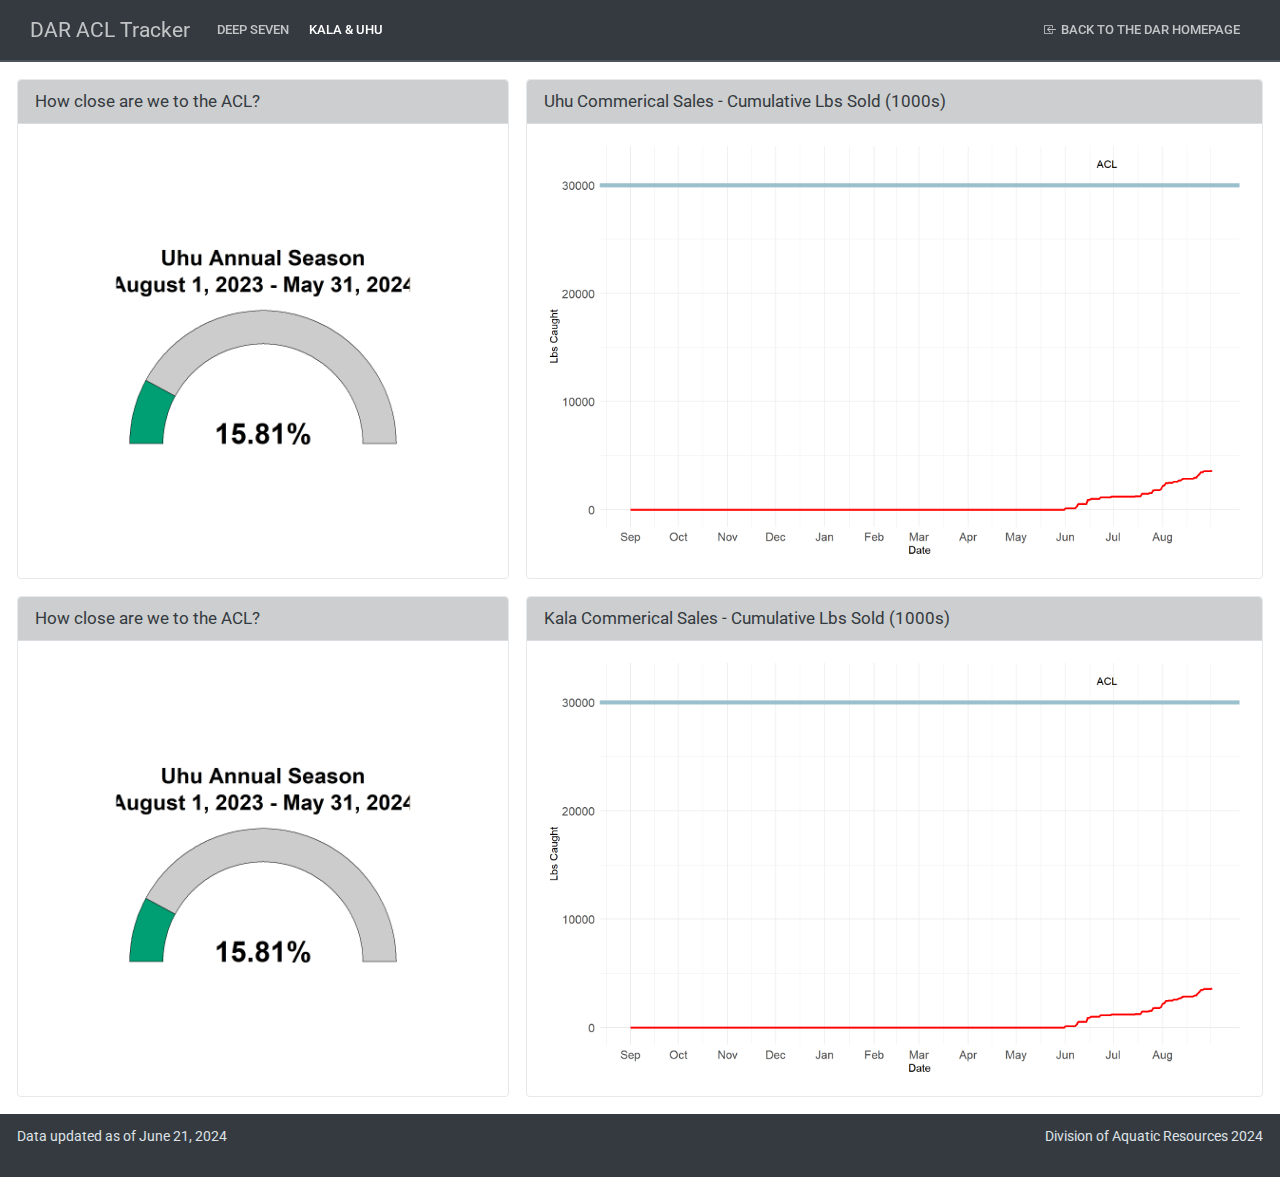
<file: kala_uhu_dashboard.html>
<!DOCTYPE html>
<html xmlns="http://www.w3.org/1999/xhtml" lang="en" xml:lang="en"><head>

<meta charset="utf-8">
<meta name="generator" content="quarto-1.5.45">

<meta name="viewport" content="width=device-width, initial-scale=1.0, user-scalable=yes">


<title>kala_uhu_dashboard – DAR ACL Tracker</title>
<style>
code{white-space: pre-wrap;}
span.smallcaps{font-variant: small-caps;}
div.columns{display: flex; gap: min(4vw, 1.5em);}
div.column{flex: auto; overflow-x: auto;}
div.hanging-indent{margin-left: 1.5em; text-indent: -1.5em;}
ul.task-list{list-style: none;}
ul.task-list li input[type="checkbox"] {
  width: 0.8em;
  margin: 0 0.8em 0.2em -1em; /* quarto-specific, see https://github.com/quarto-dev/quarto-cli/issues/4556 */ 
  vertical-align: middle;
}
</style>


<script src="site_libs/quarto-nav/quarto-nav.js"></script>
<script src="site_libs/quarto-nav/headroom.min.js"></script>
<script src="site_libs/clipboard/clipboard.min.js"></script>
<script src="site_libs/quarto-html/quarto.js"></script>
<script src="site_libs/quarto-html/popper.min.js"></script>
<script src="site_libs/quarto-html/tippy.umd.min.js"></script>
<script src="site_libs/quarto-html/anchor.min.js"></script>
<link href="site_libs/quarto-html/tippy.css" rel="stylesheet">
<link href="site_libs/quarto-html/quarto-syntax-highlighting.css" rel="stylesheet" id="quarto-text-highlighting-styles">
<script src="site_libs/bootstrap/bootstrap.min.js"></script>
<link href="site_libs/bootstrap/bootstrap-icons.css" rel="stylesheet">
<link href="site_libs/bootstrap/bootstrap.min.css" rel="stylesheet" id="quarto-bootstrap" data-mode="light">
<script src="site_libs/quarto-dashboard/quarto-dashboard.js"></script>
<script src="site_libs/quarto-dashboard/stickythead.js"></script>
<script src="site_libs/quarto-dashboard/datatables.min.js" kdttablesentinel="true"></script>
<script src="site_libs/quarto-dashboard/pdfmake.min.js" kdttablesentinel="true"></script>
<script src="site_libs/quarto-dashboard/vfs_fonts.js" kdttablesentinel="true"></script>
<script src="site_libs/quarto-dashboard/web-components.js" type="module"></script>
<script src="site_libs/quarto-dashboard/components.js"></script>
<link href="site_libs/quarto-dashboard/datatables.min.css" rel="stylesheet" kdttablesentinel="true">
<script id="quarto-search-options" type="application/json">{
  "language": {
    "search-no-results-text": "No results",
    "search-matching-documents-text": "matching documents",
    "search-copy-link-title": "Copy link to search",
    "search-hide-matches-text": "Hide additional matches",
    "search-more-match-text": "more match in this document",
    "search-more-matches-text": "more matches in this document",
    "search-clear-button-title": "Clear",
    "search-text-placeholder": "",
    "search-detached-cancel-button-title": "Cancel",
    "search-submit-button-title": "Submit",
    "search-label": "Search"
  }
}</script>


</head>

<body class="quarto-dashboard nav-fixed fullcontent">


<div id="quarto-search-results"></div>
  <header id="quarto-header" class="headroom fixed-top">
    <nav class="navbar navbar-expand-lg " data-bs-theme="dark">
      <div class="navbar-container container-fluid">
      <div class="navbar-brand-container mx-auto">
    <a class="navbar-brand" href="./index.html">
    <span class="navbar-title">DAR ACL Tracker</span>
    </a>
  </div>
          <button class="navbar-toggler" type="button" data-bs-toggle="collapse" data-bs-target="#navbarCollapse" aria-controls="navbarCollapse" role="menu" aria-expanded="false" aria-label="Toggle navigation" onclick="if (window.quartoToggleHeadroom) { window.quartoToggleHeadroom(); }">
  <span class="navbar-toggler-icon"></span>
</button>
          <div class="collapse navbar-collapse" id="navbarCollapse">
            <ul class="navbar-nav navbar-nav-scroll me-auto">
  <li class="nav-item">
    <a class="nav-link" href="./deep_seven_dashboard.html"> 
<span class="menu-text">Deep Seven</span></a>
  </li>  
  <li class="nav-item">
    <a class="nav-link active" href="./kala_uhu_dashboard.html" aria-current="page"> 
<span class="menu-text">Kala &amp; Uhu</span></a>
  </li>  
</ul>
            <ul class="navbar-nav navbar-nav-scroll ms-auto">
  <li class="nav-item">
    <a class="nav-link" href="https://dlnr.hawaii.gov/dar/"> <i class="bi bi-box-arrow-in-left" role="img">
</i> 
<span class="menu-text">Back to the DAR Homepage</span></a>
  </li>  
</ul>
          </div> <!-- /navcollapse -->
            <div class="quarto-navbar-tools">
</div>
      </div> <!-- /container-fluid -->
    </nav>
<header id="quarto-dashboard-header">
<nav class="navbar navbar-expand-md slim" data-bs-theme="dark">
  <div class="navbar-container container-fluid">
    <button class="navbar-toggler hidden" type="button" data-bs-toggle="collapse" data-bs-target="#dashboard-collapse" aria-controls="dashboard-collapse" aria-expanded="false" aria-label="Toggle navigation">
      <span class="navbar-toggler-icon"></span>
    </button>    


</div></nav>
</header></header>
<!-- content -->
<div id="quarto-content" class="quarto-container page-layout-custom page-navbar quarto-dashboard-content bslib-gap-spacing html-fill-container dashboard-scrolling">
<!-- sidebar -->
<!-- margin-sidebar -->
<!-- main -->

<style class="bslib-grid-item html-fill-item">
  body {
  background-image: url('https://dlnr.hawaii.gov/dar/files/2014/04/bg.jpg');
  background-size: cover;
  background-repeat: no-repeat;
  background-attachment: fixed !important;
}
  
</style>
<div class="bslib-grid-item html-fill-item bslib-grid" data-layout="flow" style="display: grid; grid-template-rows: minmax(3em, 40fr) minmax(3em, 40fr); grid-auto-columns: minmax(0, 1fr);">
<div class="bslib-grid" style="display: grid; grid-template-columns: minmax(3em, 40fr) minmax(3em, 60fr);
grid-auto-rows: minmax(0, 1fr);">
<div class="bslib-grid" style="display: grid; grid-template-rows: minmax(3em, 1fr); grid-auto-columns: minmax(0, 1fr);">
<div class="card cell bslib-card html-fill-container" data-title="How close are we to the ACL?" data-bslib-card-init="" data-require-bs-caller="card()" data-full-screen="false">
<div class="card-header"><div class="card-title">How close are we to the ACL?</div></div>
<div class="card-body html-fill-item html-fill-container">
<div class="cell-output-display html-fill-item html-fill-container">
<img src="kala_uhu_dashboard_files/figure-html/uhu-gauge-plot-1.png" class="img-fluid quarto-dashboard-img-contain">
</div>
</div>
<bslib-tooltip placement="auto" bsoptions="[]" data-require-bs-version="5" data-require-bs-caller="tooltip()">
    <template>Expand</template>
    <span class="bslib-full-screen-enter badge rounded-pill">
        <svg xmlns="http://www.w3.org/2000/svg" viewbox="0 0 24 24" style="height:1em;width:1em;" aria-hidden="true" role="img"><path d="M20 5C20 4.4 19.6 4 19 4H13C12.4 4 12 3.6 12 3C12 2.4 12.4 2 13 2H21C21.6 2 22 2.4 22 3V11C22 11.6 21.6 12 21 12C20.4 12 20 11.6 20 11V5ZM4 19C4 19.6 4.4 20 5 20H11C11.6 20 12 20.4 12 21C12 21.6 11.6 22 11 22H3C2.4 22 2 21.6 2 21V13C2 12.4 2.4 12 3 12C3.6 12 4 12.4 4 13V19Z"></path></svg>
    </span>
</bslib-tooltip><script data-bslib-card-init="">bslib.Card.initializeAllCards();</script></div>
</div><div class="bslib-grid" style="display: grid; grid-template-rows: minmax(3em, 1fr); grid-auto-columns: minmax(0, 1fr);">
<div class="card cell bslib-card html-fill-container" data-title="Uhu Commerical Sales - Cumulative Lbs Sold (1000s)" data-bslib-card-init="" data-require-bs-caller="card()" data-full-screen="false">
<div class="card-header"><div class="card-title">Uhu Commerical Sales - Cumulative Lbs Sold (1000s)</div></div>
<div class="card-body html-fill-item html-fill-container">
<div class="cell-output-display html-fill-item html-fill-container">
<img src="kala_uhu_dashboard_files/figure-html/uhu-acl-plot-1.png" class="img-fluid quarto-dashboard-img-contain">
</div>
</div>
<bslib-tooltip placement="auto" bsoptions="[]" data-require-bs-version="5" data-require-bs-caller="tooltip()">
    <template>Expand</template>
    <span class="bslib-full-screen-enter badge rounded-pill">
        <svg xmlns="http://www.w3.org/2000/svg" viewbox="0 0 24 24" style="height:1em;width:1em;" aria-hidden="true" role="img"><path d="M20 5C20 4.4 19.6 4 19 4H13C12.4 4 12 3.6 12 3C12 2.4 12.4 2 13 2H21C21.6 2 22 2.4 22 3V11C22 11.6 21.6 12 21 12C20.4 12 20 11.6 20 11V5ZM4 19C4 19.6 4.4 20 5 20H11C11.6 20 12 20.4 12 21C12 21.6 11.6 22 11 22H3C2.4 22 2 21.6 2 21V13C2 12.4 2.4 12 3 12C3.6 12 4 12.4 4 13V19Z"></path></svg>
    </span>
</bslib-tooltip><script data-bslib-card-init="">bslib.Card.initializeAllCards();</script></div>
</div>
</div>
<div class="bslib-grid" style="display: grid; grid-template-columns: minmax(3em, 40fr) minmax(3em, 60fr);
grid-auto-rows: minmax(0, 1fr);">
<div class="bslib-grid" style="display: grid; grid-template-rows: minmax(3em, 1fr); grid-auto-columns: minmax(0, 1fr);">
<div class="card cell bslib-card html-fill-container" data-title="How close are we to the ACL?" data-bslib-card-init="" data-require-bs-caller="card()" data-full-screen="false">
<div class="card-header"><div class="card-title">How close are we to the ACL?</div></div>
<div class="card-body html-fill-item html-fill-container">
<div class="cell-output-display html-fill-item html-fill-container">
<img src="kala_uhu_dashboard_files/figure-html/kala-gauge-plot-1.png" class="img-fluid quarto-dashboard-img-contain">
</div>
</div>
<bslib-tooltip placement="auto" bsoptions="[]" data-require-bs-version="5" data-require-bs-caller="tooltip()">
    <template>Expand</template>
    <span class="bslib-full-screen-enter badge rounded-pill">
        <svg xmlns="http://www.w3.org/2000/svg" viewbox="0 0 24 24" style="height:1em;width:1em;" aria-hidden="true" role="img"><path d="M20 5C20 4.4 19.6 4 19 4H13C12.4 4 12 3.6 12 3C12 2.4 12.4 2 13 2H21C21.6 2 22 2.4 22 3V11C22 11.6 21.6 12 21 12C20.4 12 20 11.6 20 11V5ZM4 19C4 19.6 4.4 20 5 20H11C11.6 20 12 20.4 12 21C12 21.6 11.6 22 11 22H3C2.4 22 2 21.6 2 21V13C2 12.4 2.4 12 3 12C3.6 12 4 12.4 4 13V19Z"></path></svg>
    </span>
</bslib-tooltip><script data-bslib-card-init="">bslib.Card.initializeAllCards();</script></div>
</div><div class="bslib-grid" style="display: grid; grid-template-rows: minmax(3em, 1fr); grid-auto-columns: minmax(0, 1fr);">
<div class="card cell bslib-card html-fill-container" data-title="Kala Commerical Sales - Cumulative Lbs Sold (1000s)" data-bslib-card-init="" data-require-bs-caller="card()" data-full-screen="false">
<div class="card-header"><div class="card-title">Kala Commerical Sales - Cumulative Lbs Sold (1000s)</div></div>
<div class="card-body html-fill-item html-fill-container">
<div class="cell-output-display html-fill-item html-fill-container">
<img src="kala_uhu_dashboard_files/figure-html/kala-acl-plot-1.png" class="img-fluid quarto-dashboard-img-contain">
</div>
</div>
<bslib-tooltip placement="auto" bsoptions="[]" data-require-bs-version="5" data-require-bs-caller="tooltip()">
    <template>Expand</template>
    <span class="bslib-full-screen-enter badge rounded-pill">
        <svg xmlns="http://www.w3.org/2000/svg" viewbox="0 0 24 24" style="height:1em;width:1em;" aria-hidden="true" role="img"><path d="M20 5C20 4.4 19.6 4 19 4H13C12.4 4 12 3.6 12 3C12 2.4 12.4 2 13 2H21C21.6 2 22 2.4 22 3V11C22 11.6 21.6 12 21 12C20.4 12 20 11.6 20 11V5ZM4 19C4 19.6 4.4 20 5 20H11C11.6 20 12 20.4 12 21C12 21.6 11.6 22 11 22H3C2.4 22 2 21.6 2 21V13C2 12.4 2.4 12 3 12C3.6 12 4 12.4 4 13V19Z"></path></svg>
    </span>
</bslib-tooltip><script data-bslib-card-init="">bslib.Card.initializeAllCards();</script></div>


<div id="3ade8a4a-fb1d-4a6c-8409-ac45482d5fc9" class="hidden">

</div>
</div>
</div>
</div>


<script id="quarto-html-after-body" type="application/javascript">
window.document.addEventListener("DOMContentLoaded", function (event) {
  const toggleBodyColorMode = (bsSheetEl) => {
    const mode = bsSheetEl.getAttribute("data-mode");
    const bodyEl = window.document.querySelector("body");
    if (mode === "dark") {
      bodyEl.classList.add("quarto-dark");
      bodyEl.classList.remove("quarto-light");
    } else {
      bodyEl.classList.add("quarto-light");
      bodyEl.classList.remove("quarto-dark");
    }
  }
  const toggleBodyColorPrimary = () => {
    const bsSheetEl = window.document.querySelector("link#quarto-bootstrap");
    if (bsSheetEl) {
      toggleBodyColorMode(bsSheetEl);
    }
  }
  toggleBodyColorPrimary();  
  const icon = "";
  const anchorJS = new window.AnchorJS();
  anchorJS.options = {
    placement: 'right',
    icon: icon
  };
  anchorJS.add('.anchored');
  const isCodeAnnotation = (el) => {
    for (const clz of el.classList) {
      if (clz.startsWith('code-annotation-')) {                     
        return true;
      }
    }
    return false;
  }
  const onCopySuccess = function(e) {
    // button target
    const button = e.trigger;
    // don't keep focus
    button.blur();
    // flash "checked"
    button.classList.add('code-copy-button-checked');
    var currentTitle = button.getAttribute("title");
    button.setAttribute("title", "Copied!");
    let tooltip;
    if (window.bootstrap) {
      button.setAttribute("data-bs-toggle", "tooltip");
      button.setAttribute("data-bs-placement", "left");
      button.setAttribute("data-bs-title", "Copied!");
      tooltip = new bootstrap.Tooltip(button, 
        { trigger: "manual", 
          customClass: "code-copy-button-tooltip",
          offset: [0, -8]});
      tooltip.show();    
    }
    setTimeout(function() {
      if (tooltip) {
        tooltip.hide();
        button.removeAttribute("data-bs-title");
        button.removeAttribute("data-bs-toggle");
        button.removeAttribute("data-bs-placement");
      }
      button.setAttribute("title", currentTitle);
      button.classList.remove('code-copy-button-checked');
    }, 1000);
    // clear code selection
    e.clearSelection();
  }
  const getTextToCopy = function(trigger) {
      const codeEl = trigger.previousElementSibling.cloneNode(true);
      for (const childEl of codeEl.children) {
        if (isCodeAnnotation(childEl)) {
          childEl.remove();
        }
      }
      return codeEl.innerText;
  }
  const clipboard = new window.ClipboardJS('.code-copy-button:not([data-in-quarto-modal])', {
    text: getTextToCopy
  });
  clipboard.on('success', onCopySuccess);
  if (window.document.getElementById('quarto-embedded-source-code-modal')) {
    // For code content inside modals, clipBoardJS needs to be initialized with a container option
    // TODO: Check when it could be a function (https://github.com/zenorocha/clipboard.js/issues/860)
    const clipboardModal = new window.ClipboardJS('.code-copy-button[data-in-quarto-modal]', {
      text: getTextToCopy,
      container: window.document.getElementById('quarto-embedded-source-code-modal')
    });
    clipboardModal.on('success', onCopySuccess);
  }
    var localhostRegex = new RegExp(/^(?:http|https):\/\/localhost\:?[0-9]*\//);
    var mailtoRegex = new RegExp(/^mailto:/);
      var filterRegex = new RegExp('/' + window.location.host + '/');
    var isInternal = (href) => {
        return filterRegex.test(href) || localhostRegex.test(href) || mailtoRegex.test(href);
    }
    // Inspect non-navigation links and adorn them if external
 	var links = window.document.querySelectorAll('a[href]:not(.nav-link):not(.navbar-brand):not(.toc-action):not(.sidebar-link):not(.sidebar-item-toggle):not(.pagination-link):not(.no-external):not([aria-hidden]):not(.dropdown-item):not(.quarto-navigation-tool):not(.about-link)');
    for (var i=0; i<links.length; i++) {
      const link = links[i];
      if (!isInternal(link.href)) {
        // undo the damage that might have been done by quarto-nav.js in the case of
        // links that we want to consider external
        if (link.dataset.originalHref !== undefined) {
          link.href = link.dataset.originalHref;
        }
      }
    }
  function tippyHover(el, contentFn, onTriggerFn, onUntriggerFn) {
    const config = {
      allowHTML: true,
      maxWidth: 500,
      delay: 100,
      arrow: false,
      appendTo: function(el) {
          return el.parentElement;
      },
      interactive: true,
      interactiveBorder: 10,
      theme: 'quarto',
      placement: 'bottom-start',
    };
    if (contentFn) {
      config.content = contentFn;
    }
    if (onTriggerFn) {
      config.onTrigger = onTriggerFn;
    }
    if (onUntriggerFn) {
      config.onUntrigger = onUntriggerFn;
    }
    window.tippy(el, config); 
  }
  const noterefs = window.document.querySelectorAll('a[role="doc-noteref"]');
  for (var i=0; i<noterefs.length; i++) {
    const ref = noterefs[i];
    tippyHover(ref, function() {
      // use id or data attribute instead here
      let href = ref.getAttribute('data-footnote-href') || ref.getAttribute('href');
      try { href = new URL(href).hash; } catch {}
      const id = href.replace(/^#\/?/, "");
      const note = window.document.getElementById(id);
      if (note) {
        return note.innerHTML;
      } else {
        return "";
      }
    });
  }
  const xrefs = window.document.querySelectorAll('a.quarto-xref');
  const processXRef = (id, note) => {
    // Strip column container classes
    const stripColumnClz = (el) => {
      el.classList.remove("page-full", "page-columns");
      if (el.children) {
        for (const child of el.children) {
          stripColumnClz(child);
        }
      }
    }
    stripColumnClz(note)
    if (id === null || id.startsWith('sec-')) {
      // Special case sections, only their first couple elements
      const container = document.createElement("div");
      if (note.children && note.children.length > 2) {
        container.appendChild(note.children[0].cloneNode(true));
        for (let i = 1; i < note.children.length; i++) {
          const child = note.children[i];
          if (child.tagName === "P" && child.innerText === "") {
            continue;
          } else {
            container.appendChild(child.cloneNode(true));
            break;
          }
        }
        if (window.Quarto?.typesetMath) {
          window.Quarto.typesetMath(container);
        }
        return container.innerHTML
      } else {
        if (window.Quarto?.typesetMath) {
          window.Quarto.typesetMath(note);
        }
        return note.innerHTML;
      }
    } else {
      // Remove any anchor links if they are present
      const anchorLink = note.querySelector('a.anchorjs-link');
      if (anchorLink) {
        anchorLink.remove();
      }
      if (window.Quarto?.typesetMath) {
        window.Quarto.typesetMath(note);
      }
      // TODO in 1.5, we should make sure this works without a callout special case
      if (note.classList.contains("callout")) {
        return note.outerHTML;
      } else {
        return note.innerHTML;
      }
    }
  }
  for (var i=0; i<xrefs.length; i++) {
    const xref = xrefs[i];
    tippyHover(xref, undefined, function(instance) {
      instance.disable();
      let url = xref.getAttribute('href');
      let hash = undefined; 
      if (url.startsWith('#')) {
        hash = url;
      } else {
        try { hash = new URL(url).hash; } catch {}
      }
      if (hash) {
        const id = hash.replace(/^#\/?/, "");
        const note = window.document.getElementById(id);
        if (note !== null) {
          try {
            const html = processXRef(id, note.cloneNode(true));
            instance.setContent(html);
          } finally {
            instance.enable();
            instance.show();
          }
        } else {
          // See if we can fetch this
          fetch(url.split('#')[0])
          .then(res => res.text())
          .then(html => {
            const parser = new DOMParser();
            const htmlDoc = parser.parseFromString(html, "text/html");
            const note = htmlDoc.getElementById(id);
            if (note !== null) {
              const html = processXRef(id, note);
              instance.setContent(html);
            } 
          }).finally(() => {
            instance.enable();
            instance.show();
          });
        }
      } else {
        // See if we can fetch a full url (with no hash to target)
        // This is a special case and we should probably do some content thinning / targeting
        fetch(url)
        .then(res => res.text())
        .then(html => {
          const parser = new DOMParser();
          const htmlDoc = parser.parseFromString(html, "text/html");
          const note = htmlDoc.querySelector('main.content');
          if (note !== null) {
            // This should only happen for chapter cross references
            // (since there is no id in the URL)
            // remove the first header
            if (note.children.length > 0 && note.children[0].tagName === "HEADER") {
              note.children[0].remove();
            }
            const html = processXRef(null, note);
            instance.setContent(html);
          } 
        }).finally(() => {
          instance.enable();
          instance.show();
        });
      }
    }, function(instance) {
    });
  }
      let selectedAnnoteEl;
      const selectorForAnnotation = ( cell, annotation) => {
        let cellAttr = 'data-code-cell="' + cell + '"';
        let lineAttr = 'data-code-annotation="' +  annotation + '"';
        const selector = 'span[' + cellAttr + '][' + lineAttr + ']';
        return selector;
      }
      const selectCodeLines = (annoteEl) => {
        const doc = window.document;
        const targetCell = annoteEl.getAttribute("data-target-cell");
        const targetAnnotation = annoteEl.getAttribute("data-target-annotation");
        const annoteSpan = window.document.querySelector(selectorForAnnotation(targetCell, targetAnnotation));
        const lines = annoteSpan.getAttribute("data-code-lines").split(",");
        const lineIds = lines.map((line) => {
          return targetCell + "-" + line;
        })
        let top = null;
        let height = null;
        let parent = null;
        if (lineIds.length > 0) {
            //compute the position of the single el (top and bottom and make a div)
            const el = window.document.getElementById(lineIds[0]);
            top = el.offsetTop;
            height = el.offsetHeight;
            parent = el.parentElement.parentElement;
          if (lineIds.length > 1) {
            const lastEl = window.document.getElementById(lineIds[lineIds.length - 1]);
            const bottom = lastEl.offsetTop + lastEl.offsetHeight;
            height = bottom - top;
          }
          if (top !== null && height !== null && parent !== null) {
            // cook up a div (if necessary) and position it 
            let div = window.document.getElementById("code-annotation-line-highlight");
            if (div === null) {
              div = window.document.createElement("div");
              div.setAttribute("id", "code-annotation-line-highlight");
              div.style.position = 'absolute';
              parent.appendChild(div);
            }
            div.style.top = top - 2 + "px";
            div.style.height = height + 4 + "px";
            div.style.left = 0;
            let gutterDiv = window.document.getElementById("code-annotation-line-highlight-gutter");
            if (gutterDiv === null) {
              gutterDiv = window.document.createElement("div");
              gutterDiv.setAttribute("id", "code-annotation-line-highlight-gutter");
              gutterDiv.style.position = 'absolute';
              const codeCell = window.document.getElementById(targetCell);
              const gutter = codeCell.querySelector('.code-annotation-gutter');
              gutter.appendChild(gutterDiv);
            }
            gutterDiv.style.top = top - 2 + "px";
            gutterDiv.style.height = height + 4 + "px";
          }
          selectedAnnoteEl = annoteEl;
        }
      };
      const unselectCodeLines = () => {
        const elementsIds = ["code-annotation-line-highlight", "code-annotation-line-highlight-gutter"];
        elementsIds.forEach((elId) => {
          const div = window.document.getElementById(elId);
          if (div) {
            div.remove();
          }
        });
        selectedAnnoteEl = undefined;
      };
        // Handle positioning of the toggle
    window.addEventListener(
      "resize",
      throttle(() => {
        elRect = undefined;
        if (selectedAnnoteEl) {
          selectCodeLines(selectedAnnoteEl);
        }
      }, 10)
    );
    function throttle(fn, ms) {
    let throttle = false;
    let timer;
      return (...args) => {
        if(!throttle) { // first call gets through
            fn.apply(this, args);
            throttle = true;
        } else { // all the others get throttled
            if(timer) clearTimeout(timer); // cancel #2
            timer = setTimeout(() => {
              fn.apply(this, args);
              timer = throttle = false;
            }, ms);
        }
      };
    }
      // Attach click handler to the DT
      const annoteDls = window.document.querySelectorAll('dt[data-target-cell]');
      for (const annoteDlNode of annoteDls) {
        annoteDlNode.addEventListener('click', (event) => {
          const clickedEl = event.target;
          if (clickedEl !== selectedAnnoteEl) {
            unselectCodeLines();
            const activeEl = window.document.querySelector('dt[data-target-cell].code-annotation-active');
            if (activeEl) {
              activeEl.classList.remove('code-annotation-active');
            }
            selectCodeLines(clickedEl);
            clickedEl.classList.add('code-annotation-active');
          } else {
            // Unselect the line
            unselectCodeLines();
            clickedEl.classList.remove('code-annotation-active');
          }
        });
      }
  const findCites = (el) => {
    const parentEl = el.parentElement;
    if (parentEl) {
      const cites = parentEl.dataset.cites;
      if (cites) {
        return {
          el,
          cites: cites.split(' ')
        };
      } else {
        return findCites(el.parentElement)
      }
    } else {
      return undefined;
    }
  };
  var bibliorefs = window.document.querySelectorAll('a[role="doc-biblioref"]');
  for (var i=0; i<bibliorefs.length; i++) {
    const ref = bibliorefs[i];
    const citeInfo = findCites(ref);
    if (citeInfo) {
      tippyHover(citeInfo.el, function() {
        var popup = window.document.createElement('div');
        citeInfo.cites.forEach(function(cite) {
          var citeDiv = window.document.createElement('div');
          citeDiv.classList.add('hanging-indent');
          citeDiv.classList.add('csl-entry');
          var biblioDiv = window.document.getElementById('ref-' + cite);
          if (biblioDiv) {
            citeDiv.innerHTML = biblioDiv.innerHTML;
          }
          popup.appendChild(citeDiv);
        });
        return popup.innerHTML;
      });
    }
  }
});
</script>
</div> <!-- /content -->
<footer class="footer">
  <div class="nav-footer">
    <div class="nav-footer-left">
      <ul class="footer-items list-unstyled">
    <li class="nav-item">
 Data updated as of June 21, 2024
  </li>  
</ul>
    </div>   
    <div class="nav-footer-center">
      &nbsp;
    </div>
    <div class="nav-footer-right">
      <ul class="footer-items list-unstyled">
    <li class="nav-item">
 Division of Aquatic Resources 2024
  </li>  
</ul>
    </div>
  </div>
</footer>

<script type="application/javascript">
window.document.addEventListener("DOMContentLoaded", function (_event) {
  if (window.bslib.Card) {
    window.bslib.Card.initializeAllCards();
  }
}); 
</script>
  



</body></html>
</file>
<file: site_libs/quarto-html/tippy.css>
.tippy-box[data-animation=fade][data-state=hidden]{opacity:0}[data-tippy-root]{max-width:calc(100vw - 10px)}.tippy-box{position:relative;background-color:#333;color:#fff;border-radius:4px;font-size:14px;line-height:1.4;white-space:normal;outline:0;transition-property:transform,visibility,opacity}.tippy-box[data-placement^=top]>.tippy-arrow{bottom:0}.tippy-box[data-placement^=top]>.tippy-arrow:before{bottom:-7px;left:0;border-width:8px 8px 0;border-top-color:initial;transform-origin:center top}.tippy-box[data-placement^=bottom]>.tippy-arrow{top:0}.tippy-box[data-placement^=bottom]>.tippy-arrow:before{top:-7px;left:0;border-width:0 8px 8px;border-bottom-color:initial;transform-origin:center bottom}.tippy-box[data-placement^=left]>.tippy-arrow{right:0}.tippy-box[data-placement^=left]>.tippy-arrow:before{border-width:8px 0 8px 8px;border-left-color:initial;right:-7px;transform-origin:center left}.tippy-box[data-placement^=right]>.tippy-arrow{left:0}.tippy-box[data-placement^=right]>.tippy-arrow:before{left:-7px;border-width:8px 8px 8px 0;border-right-color:initial;transform-origin:center right}.tippy-box[data-inertia][data-state=visible]{transition-timing-function:cubic-bezier(.54,1.5,.38,1.11)}.tippy-arrow{width:16px;height:16px;color:#333}.tippy-arrow:before{content:"";position:absolute;border-color:transparent;border-style:solid}.tippy-content{position:relative;padding:5px 9px;z-index:1}
</file>
<file: site_libs/quarto-html/quarto-syntax-highlighting.css>
/* quarto syntax highlight colors */
:root {
  --quarto-hl-ot-color: #003B4F;
  --quarto-hl-at-color: #657422;
  --quarto-hl-ss-color: #20794D;
  --quarto-hl-an-color: #5E5E5E;
  --quarto-hl-fu-color: #4758AB;
  --quarto-hl-st-color: #20794D;
  --quarto-hl-cf-color: #003B4F;
  --quarto-hl-op-color: #5E5E5E;
  --quarto-hl-er-color: #AD0000;
  --quarto-hl-bn-color: #AD0000;
  --quarto-hl-al-color: #AD0000;
  --quarto-hl-va-color: #111111;
  --quarto-hl-bu-color: inherit;
  --quarto-hl-ex-color: inherit;
  --quarto-hl-pp-color: #AD0000;
  --quarto-hl-in-color: #5E5E5E;
  --quarto-hl-vs-color: #20794D;
  --quarto-hl-wa-color: #5E5E5E;
  --quarto-hl-do-color: #5E5E5E;
  --quarto-hl-im-color: #00769E;
  --quarto-hl-ch-color: #20794D;
  --quarto-hl-dt-color: #AD0000;
  --quarto-hl-fl-color: #AD0000;
  --quarto-hl-co-color: #5E5E5E;
  --quarto-hl-cv-color: #5E5E5E;
  --quarto-hl-cn-color: #8f5902;
  --quarto-hl-sc-color: #5E5E5E;
  --quarto-hl-dv-color: #AD0000;
  --quarto-hl-kw-color: #003B4F;
}

/* other quarto variables */
:root {
  --quarto-font-monospace: SFMono-Regular, Menlo, Monaco, Consolas, "Liberation Mono", "Courier New", monospace;
}

pre > code.sourceCode > span {
  color: #003B4F;
}

code span {
  color: #003B4F;
}

code.sourceCode > span {
  color: #003B4F;
}

div.sourceCode,
div.sourceCode pre.sourceCode {
  color: #003B4F;
}

code span.ot {
  color: #003B4F;
  font-style: inherit;
}

code span.at {
  color: #657422;
  font-style: inherit;
}

code span.ss {
  color: #20794D;
  font-style: inherit;
}

code span.an {
  color: #5E5E5E;
  font-style: inherit;
}

code span.fu {
  color: #4758AB;
  font-style: inherit;
}

code span.st {
  color: #20794D;
  font-style: inherit;
}

code span.cf {
  color: #003B4F;
  font-weight: bold;
  font-style: inherit;
}

code span.op {
  color: #5E5E5E;
  font-style: inherit;
}

code span.er {
  color: #AD0000;
  font-style: inherit;
}

code span.bn {
  color: #AD0000;
  font-style: inherit;
}

code span.al {
  color: #AD0000;
  font-style: inherit;
}

code span.va {
  color: #111111;
  font-style: inherit;
}

code span.bu {
  font-style: inherit;
}

code span.ex {
  font-style: inherit;
}

code span.pp {
  color: #AD0000;
  font-style: inherit;
}

code span.in {
  color: #5E5E5E;
  font-style: inherit;
}

code span.vs {
  color: #20794D;
  font-style: inherit;
}

code span.wa {
  color: #5E5E5E;
  font-style: italic;
}

code span.do {
  color: #5E5E5E;
  font-style: italic;
}

code span.im {
  color: #00769E;
  font-style: inherit;
}

code span.ch {
  color: #20794D;
  font-style: inherit;
}

code span.dt {
  color: #AD0000;
  font-style: inherit;
}

code span.fl {
  color: #AD0000;
  font-style: inherit;
}

code span.co {
  color: #5E5E5E;
  font-style: inherit;
}

code span.cv {
  color: #5E5E5E;
  font-style: italic;
}

code span.cn {
  color: #8f5902;
  font-style: inherit;
}

code span.sc {
  color: #5E5E5E;
  font-style: inherit;
}

code span.dv {
  color: #AD0000;
  font-style: inherit;
}

code span.kw {
  color: #003B4F;
  font-weight: bold;
  font-style: inherit;
}

.prevent-inlining {
  content: "</";
}

/*# sourceMappingURL=debc5d5d77c3f9108843748ff7464032.css.map */
</file>
